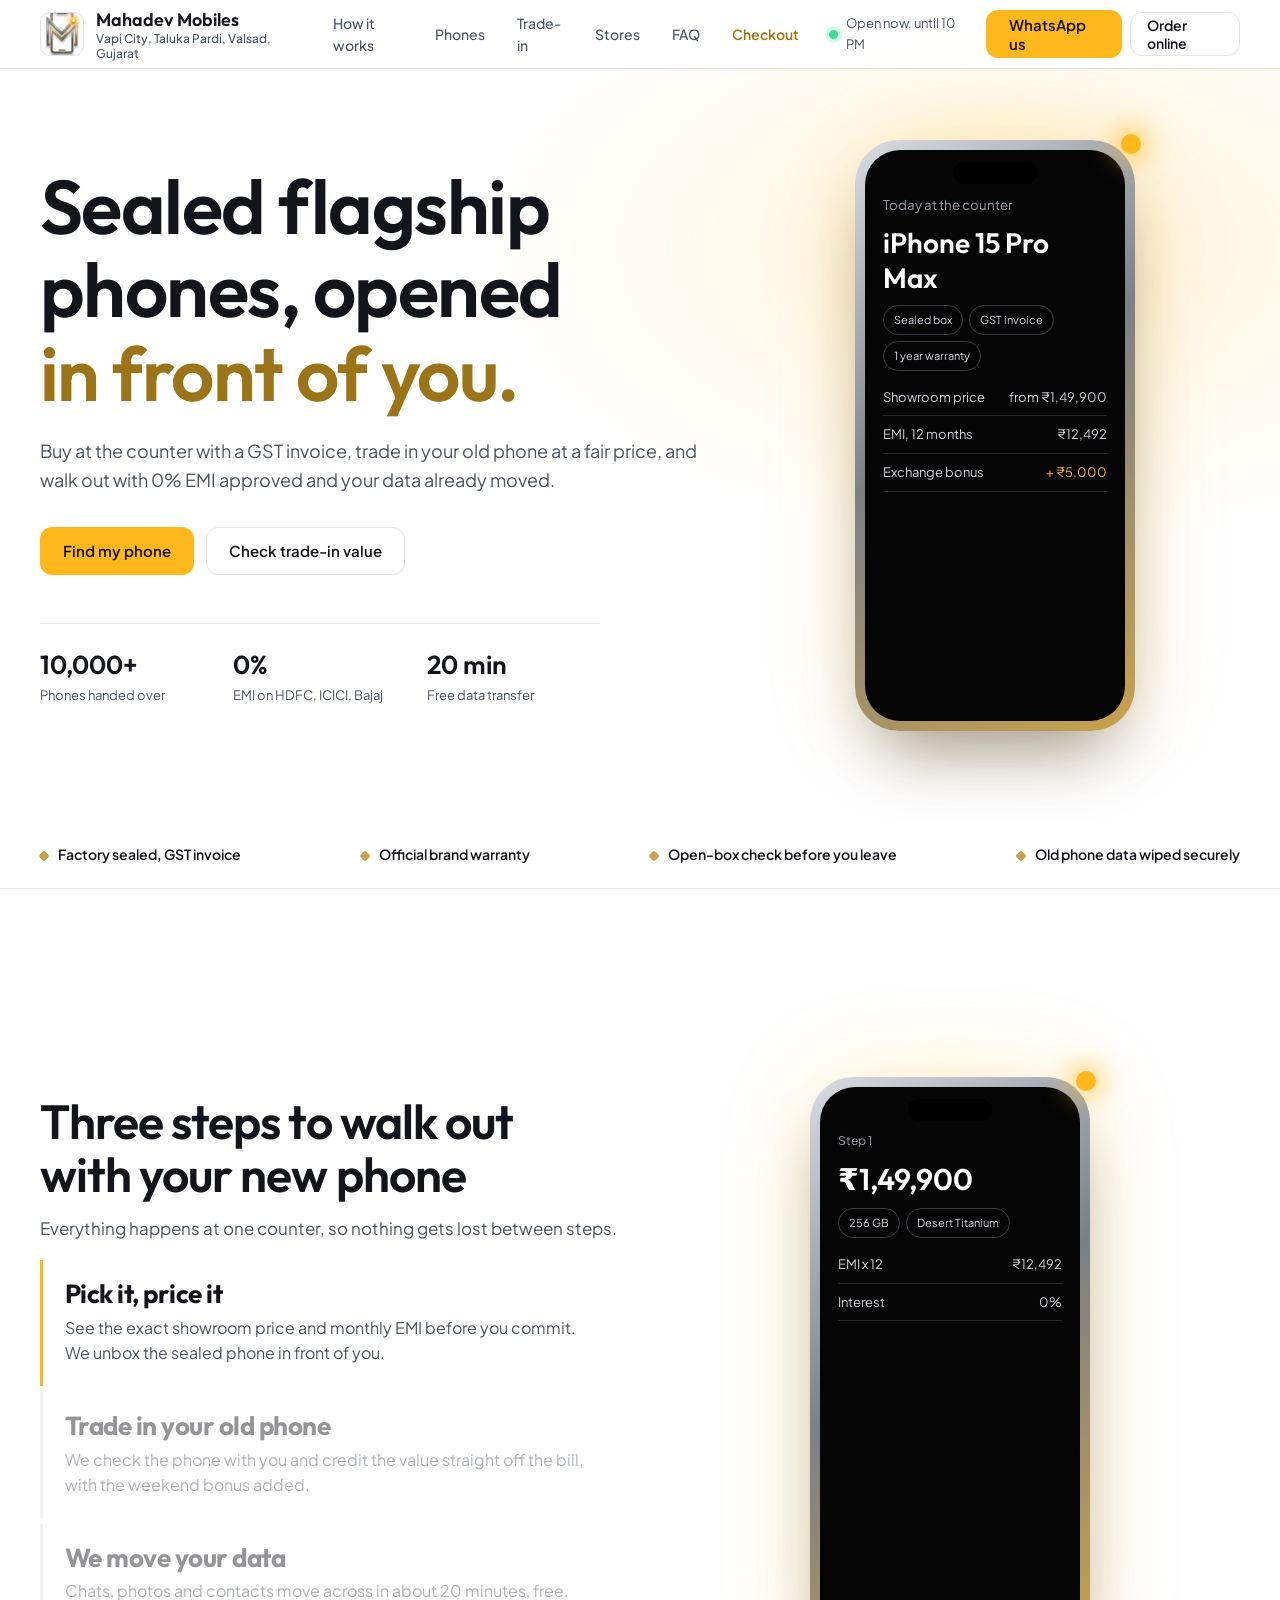
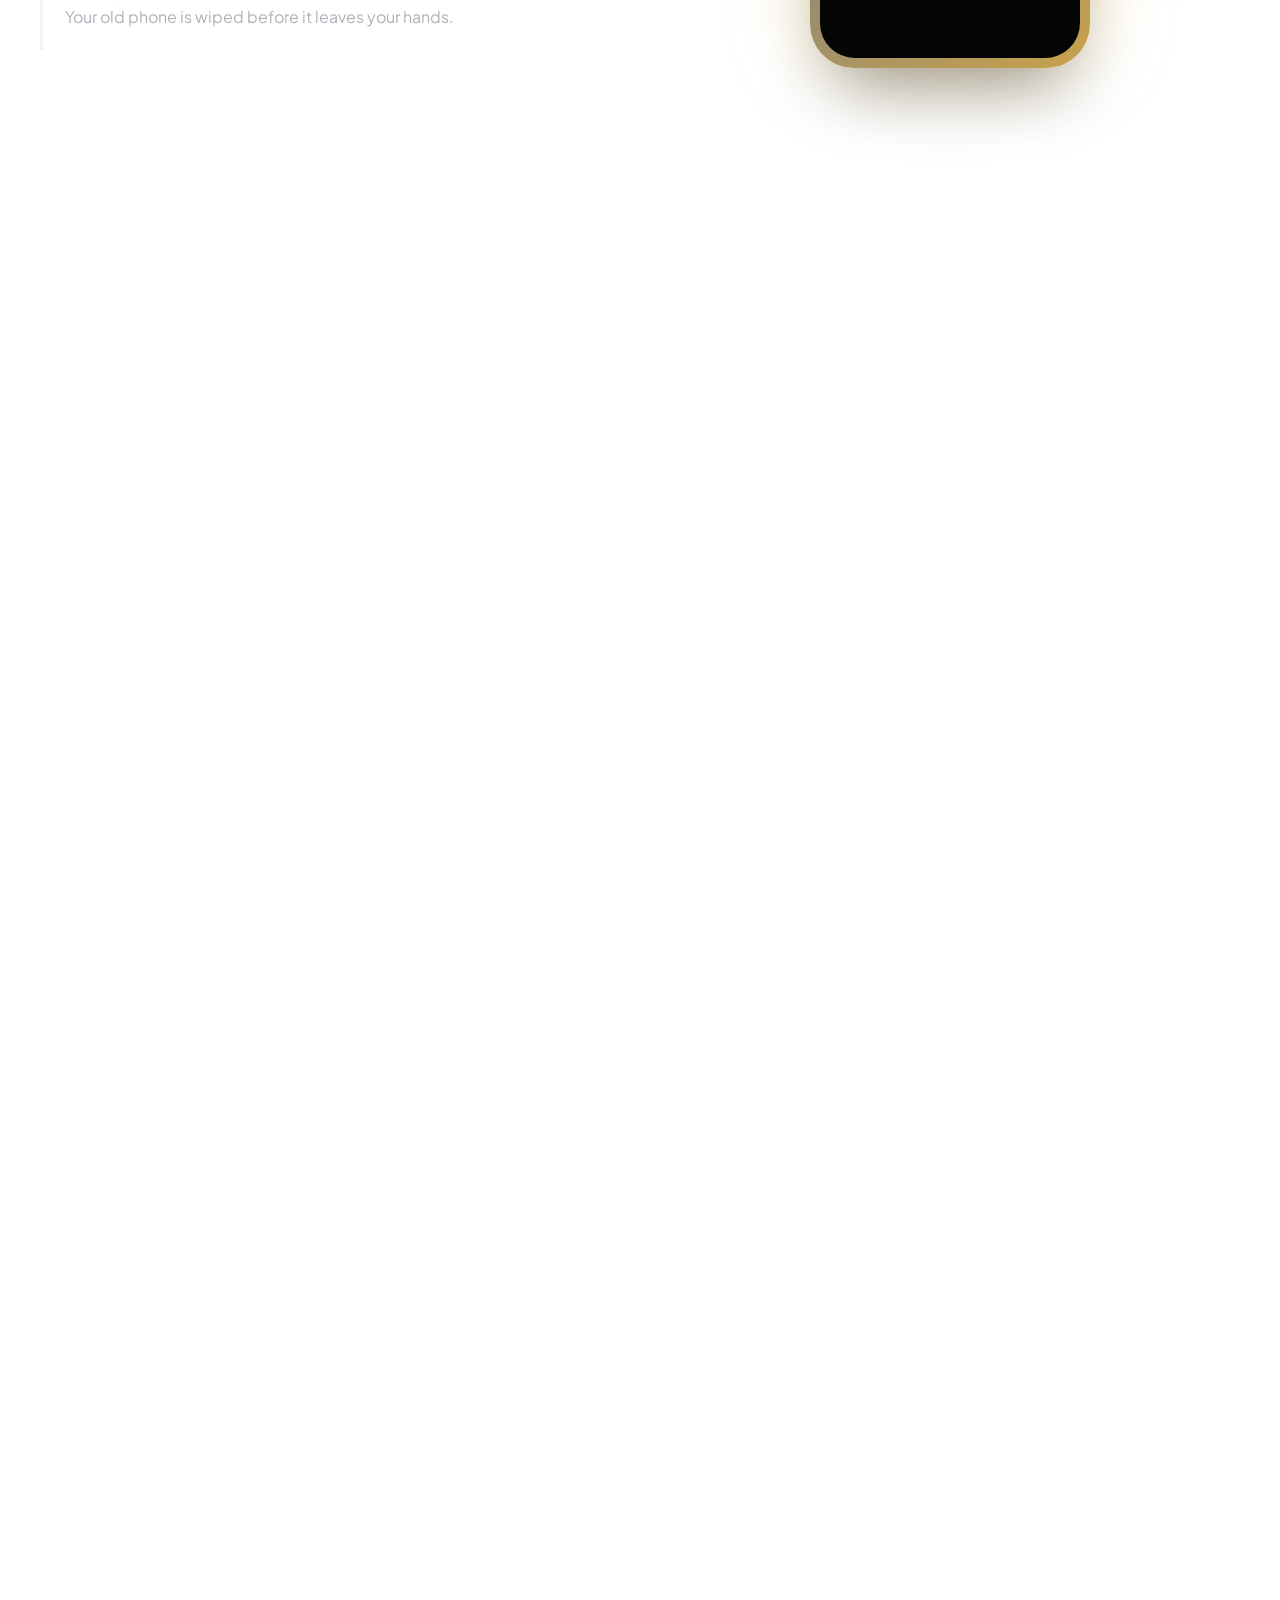
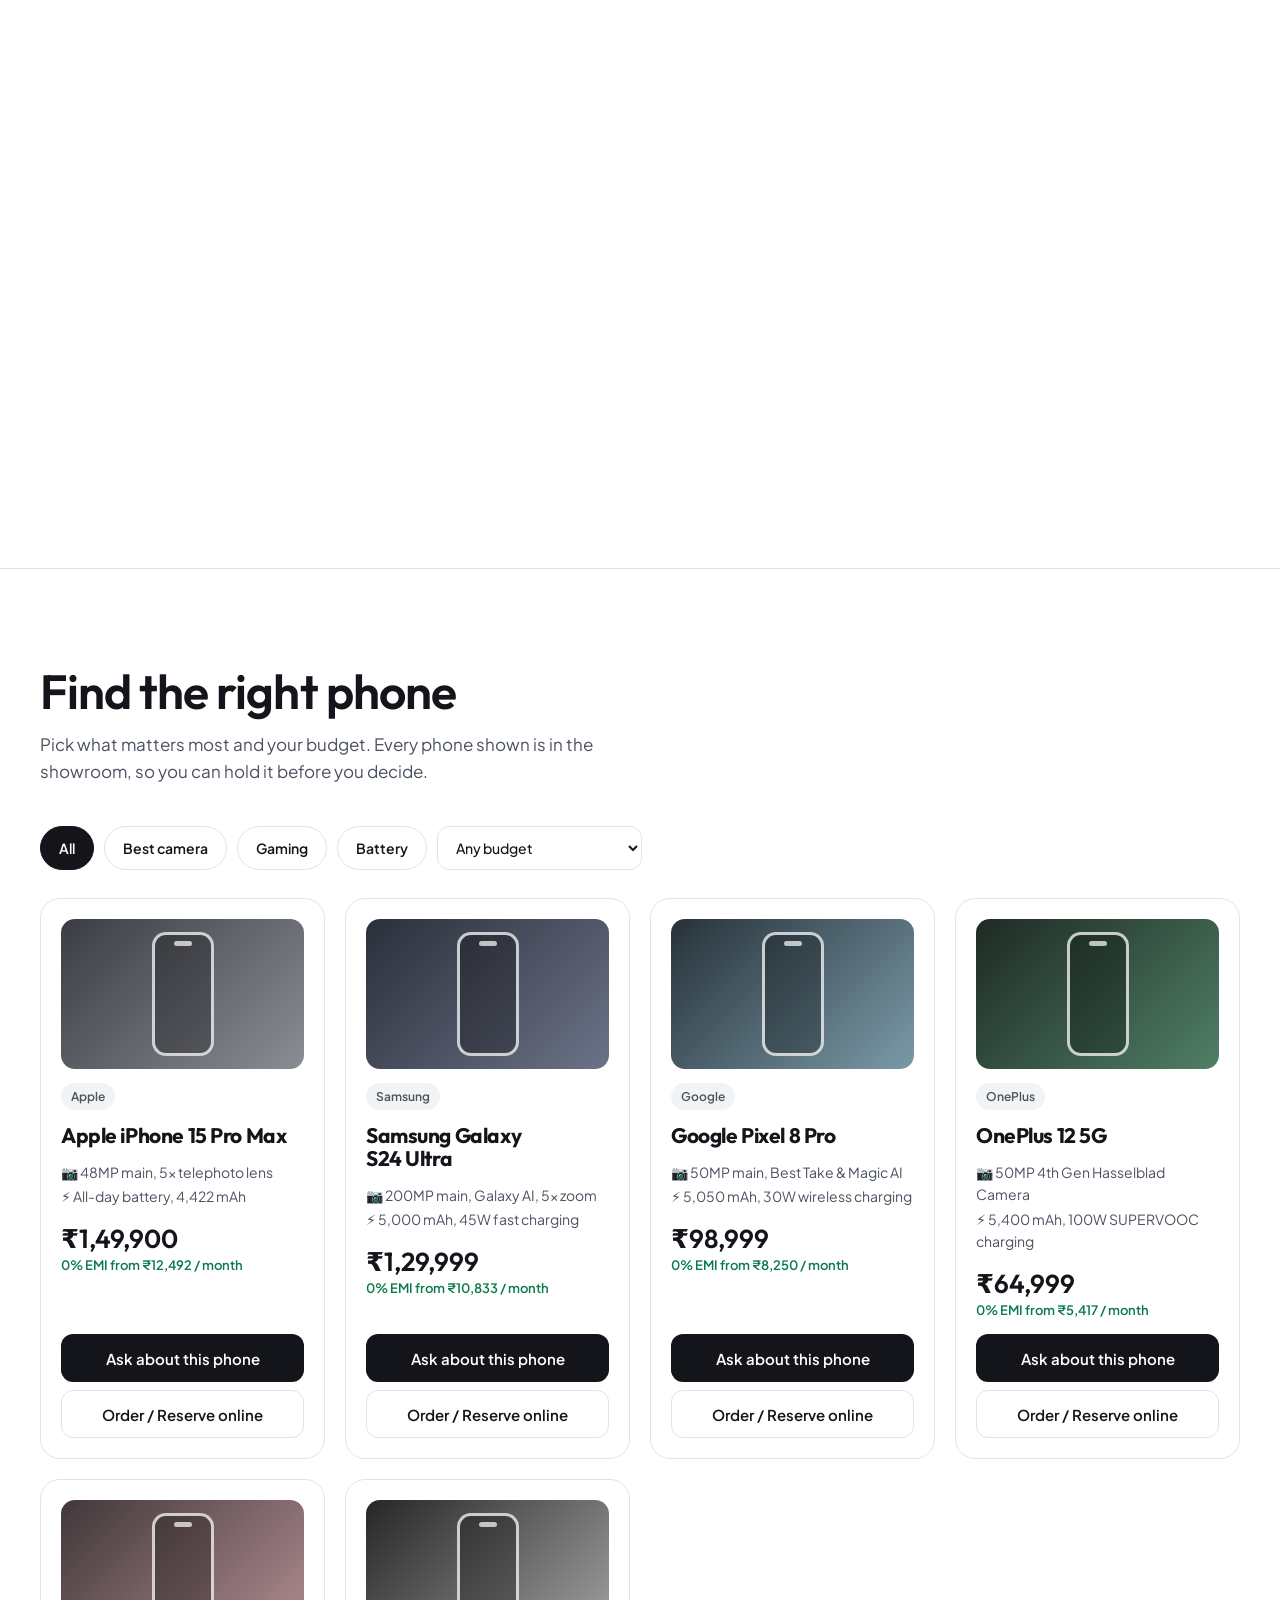
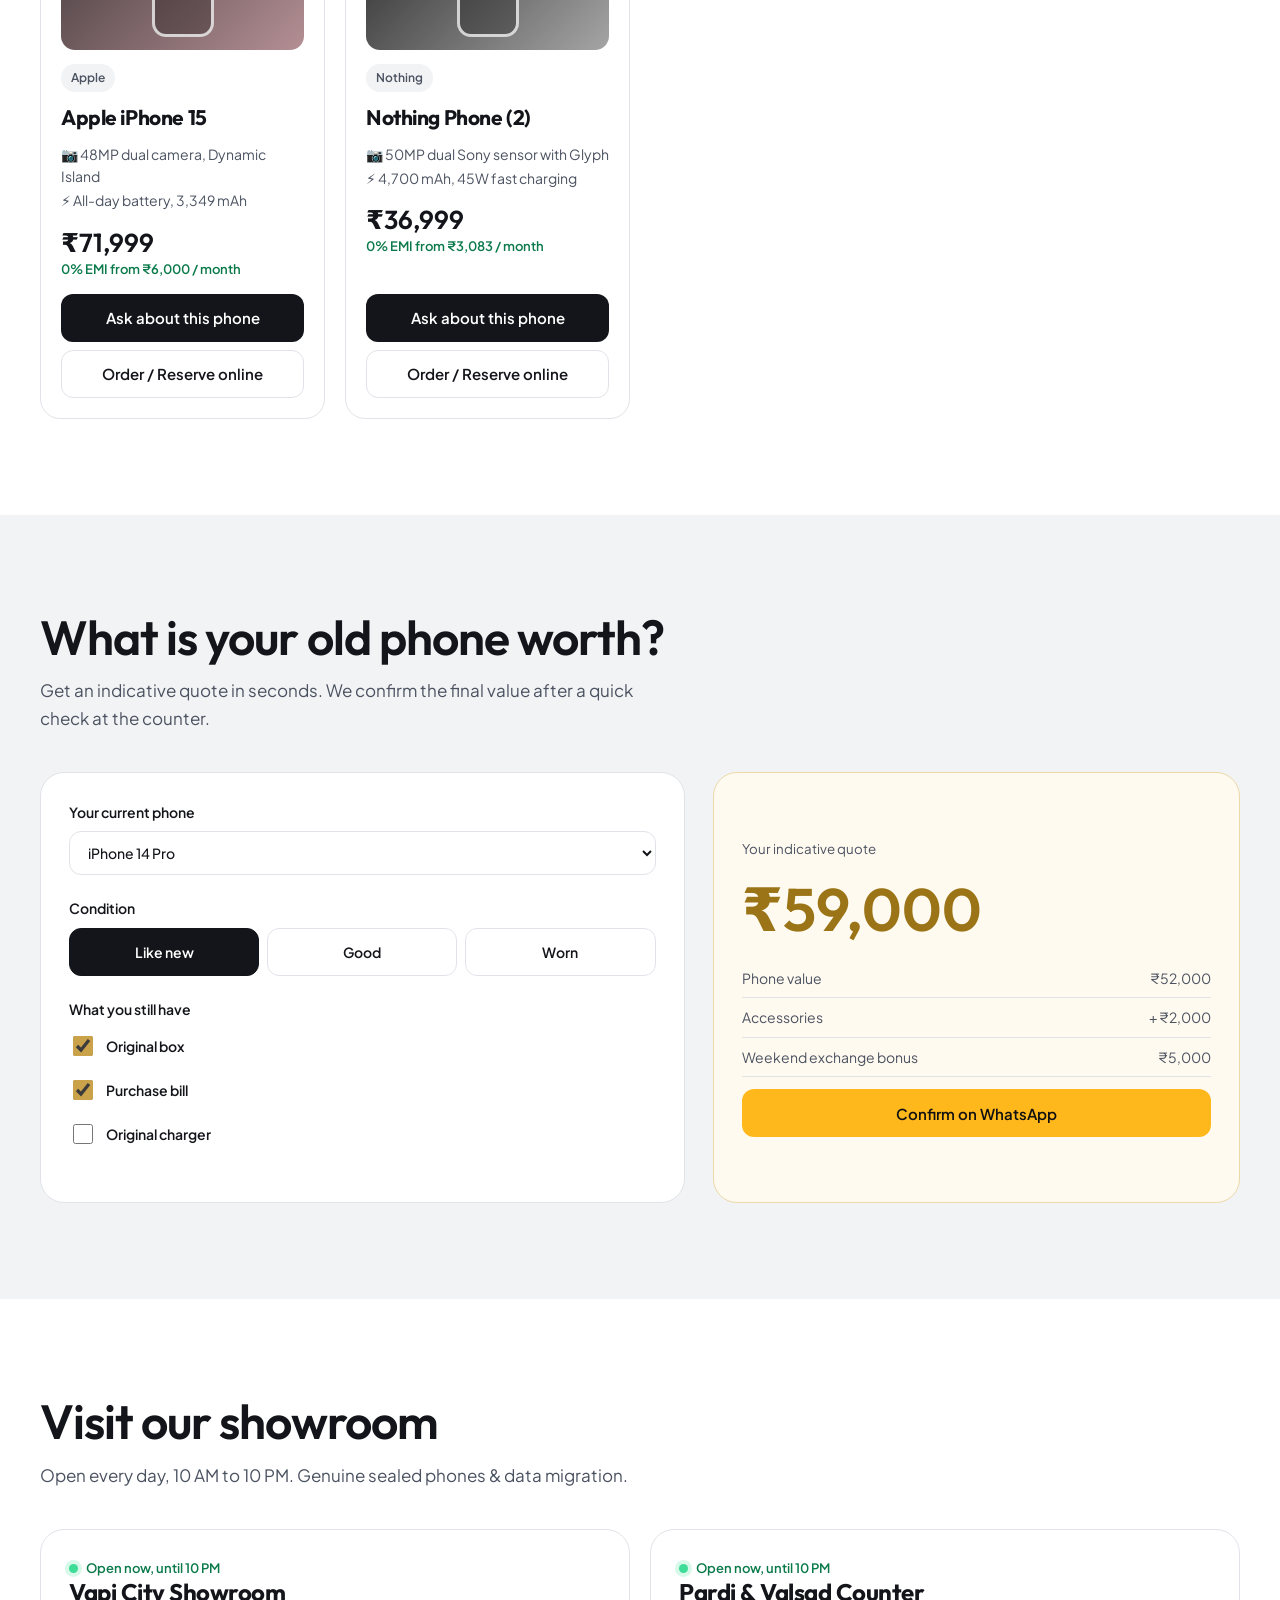
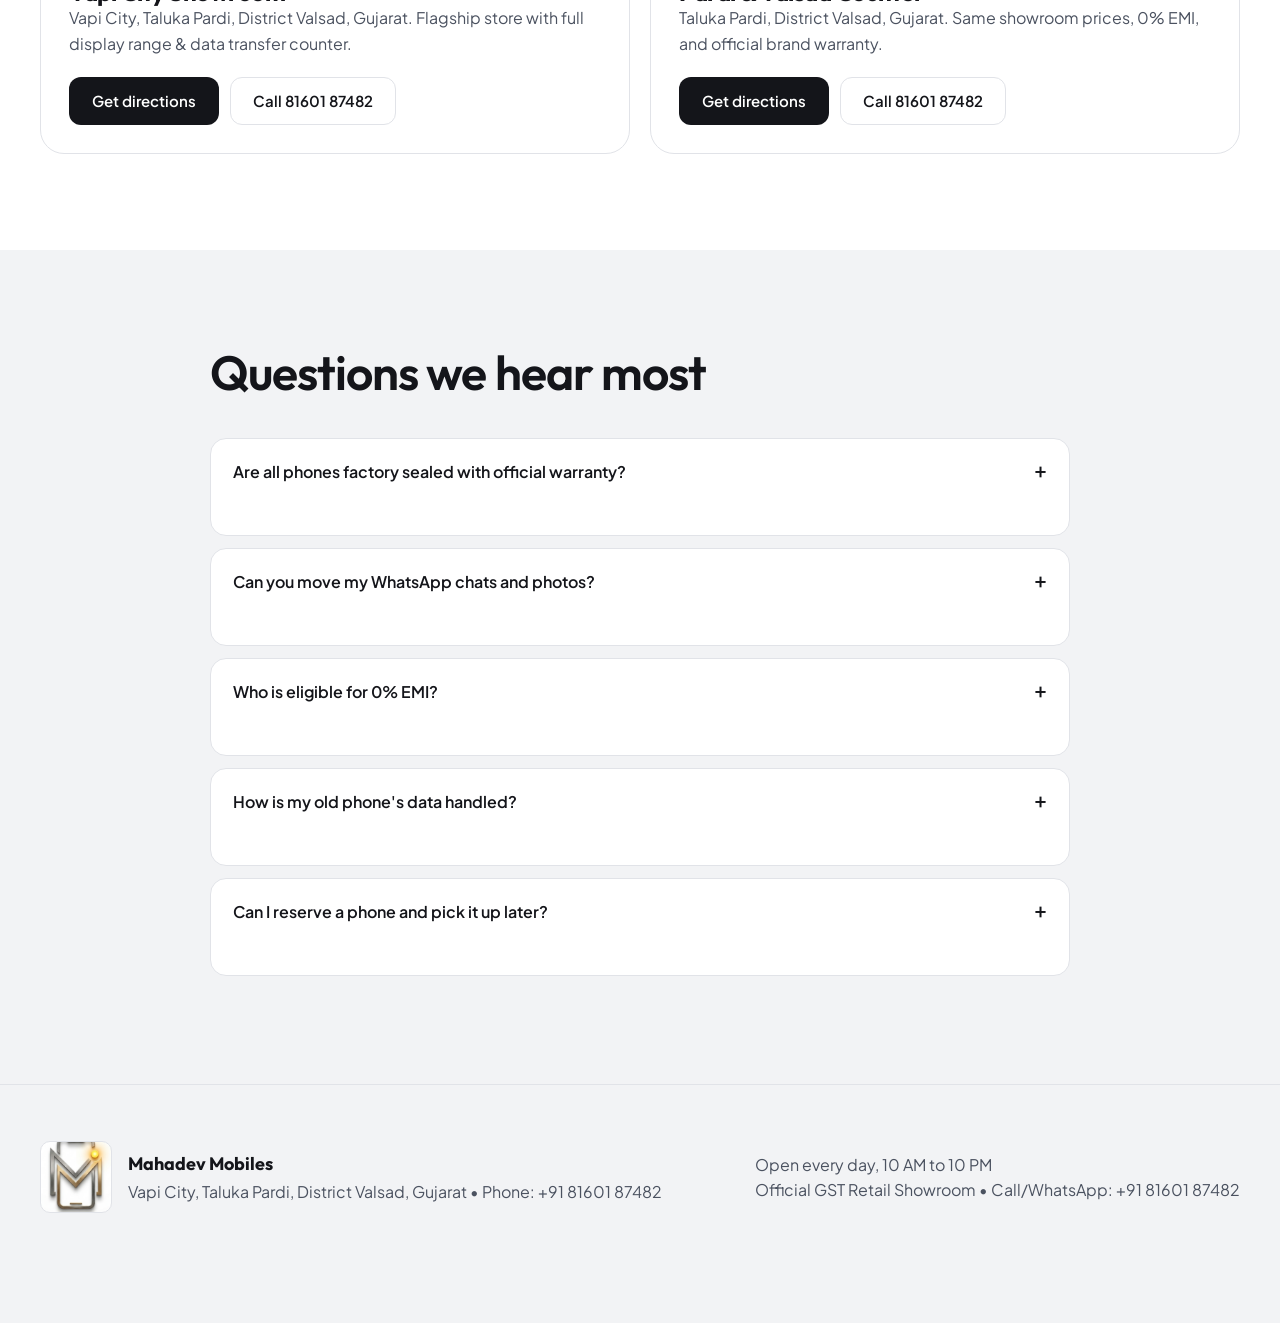
<file: index.html>
<!DOCTYPE html>
<html lang="en">
<head>
<meta charset="utf-8">
<meta name="viewport" content="width=device-width, initial-scale=1, viewport-fit=cover">
<title>Mahadev Mobiles | Flagship smartphone showroom, Vapi, Gujarat</title>
<meta name="description" content="Factory-sealed flagship phones, fair trade-in value, 0% EMI and free data transfer at Vapi City, Taluka Pardi, District Valsad, Gujarat. Call 8160187482.">
<link rel="preconnect" href="https://fonts.googleapis.com">
<link rel="preconnect" href="https://fonts.gstatic.com" crossorigin>
<link href="https://fonts.googleapis.com/css2?family=Outfit:wght@400;500;600;700&family=Plus+Jakarta+Sans:wght@400;500;600;700&display=swap" rel="stylesheet">
<link rel="icon" type="image/svg+xml" href="assets/logo.svg">
<link rel="stylesheet" href="css/styles.css">
</head>
<body>
<a class="skip" href="#main">Skip to content</a>
<div class="prog" aria-hidden="true"></div>

<header>
 <div class="wrap bar">
  <a class="brand" href="#top" aria-label="Mahadev Mobiles home">
    <span class="logo" role="img" aria-label="Mahadev Mobiles logo"></span>
    <span>Mahadev Mobiles<small>Vapi City, Taluka Pardi, Valsad, Gujarat</small></span>
  </a>
  <nav aria-label="Main">
    <a href="#how">How it works</a>
    <a href="#phones">Phones</a>
    <a href="#tradein">Trade-in</a>
    <a href="#stores">Stores</a>
    <a href="#faq">FAQ</a>
    <a href="checkout.html" class="nav-checkout">Checkout</a>
  </nav>
  <div class="status" id="status"><span class="dot"></span><span>Checking hours</span></div>
  <div style="display:flex;gap:8px;align-items:center">
    <a class="btn btn-gold" id="waTop" href="#" target="_blank" rel="noopener">WhatsApp us</a>
    <a class="btn btn-line" href="checkout.html" style="font-size:14px;padding:0 16px;height:44px;min-height:44px">Order online</a>
  </div>
 </div>
</header>

<main id="main">
<section class="hero" id="top" data-sec>
 <div class="wrap">
  <div>
   <h1>Sealed flagship phones, opened <em>in front of you.</em></h1>
   <p class="lead">Buy at the counter with a GST invoice, trade in your old phone at a fair price, and walk out with 0% EMI approved and your data already moved.</p>
   <div class="cta">
     <a class="btn btn-gold" href="#phones">Find my phone</a>
     <a class="btn btn-line" href="#tradein">Check trade-in value</a>
   </div>
   <div class="facts">
     <div><b data-count="10000" data-suffix="+">10,000+</b><span>Phones handed over</span></div>
     <div><b>0%</b><span>EMI on HDFC, ICICI, Bajaj</span></div>
     <div><b>20 min</b><span>Free data transfer</span></div>
   </div>
  </div>
  <div class="stage" aria-hidden="true">
    <div class="phone">
      <span class="pulse"></span>
      <div class="screen">
        <small style="color:#9aa0ab">Today at the counter</small>
        <strong style="font:600 28px var(--fd);color:#fff">iPhone 15 Pro Max</strong>
        <div class="chip-row"><i>Sealed box</i><i>GST invoice</i><i>1 year warranty</i></div>
        <div class="lines">
          <div><span>Showroom price</span><span>from ₹1,49,900</span></div>
          <div><span>EMI, 12 months</span><span>₹12,492</span></div>
          <div><span>Exchange bonus</span><span class="gold" style="color:var(--amber)">+ ₹5,000</span></div>
        </div>
      </div>
    </div>
  </div>
 </div>
</section>

<div class="trust">
  <div class="wrap">
    <span>Factory sealed, GST invoice</span>
    <span>Official brand warranty</span>
    <span>Open-box check before you leave</span>
    <span>Old phone data wiped securely</span>
  </div>
</div>

<section class="story" id="how" data-sec aria-label="How buying works">
 <div class="pin">
  <div>
   <div class="head">
     <h2>Three steps to walk out with your new phone</h2>
     <p>Everything happens at one counter, so nothing gets lost between steps.</p>
   </div>
   <div class="steps">
    <div class="step on">
      <h3>Pick it, price it</h3>
      <p>See the exact showroom price and monthly EMI before you commit. We unbox the sealed phone in front of you.</p>
    </div>
    <div class="step">
      <h3>Trade in your old phone</h3>
      <p>We check the phone with you and credit the value straight off the bill, with the weekend bonus added.</p>
    </div>
    <div class="step">
      <h3>We move your data</h3>
      <p>Chats, photos and contacts move across in about 20 minutes, free. Your old phone is wiped before it leaves your hands.</p>
    </div>
   </div>
  </div>
  <div class="stage" aria-hidden="true">
    <div class="phone">
      <span class="pulse"></span>
      <div class="screen">
        <div class="pane on">
          <small>Step 1</small>
          <strong>₹1,49,900</strong>
          <div class="chip-row"><i>256 GB</i><i>Desert Titanium</i></div>
          <div class="lines"><div><span>EMI x 12</span><span>₹12,492</span></div><div><span>Interest</span><span>0%</span></div></div>
        </div>
        <div class="pane">
          <small>Step 2</small>
          <strong class="gold">− ₹49,500</strong>
          <div class="chip-row"><i>iPhone 14 Pro</i><i>Good condition</i></div>
          <div class="lines"><div><span>Old phone value</span><span>₹44,500</span></div><div><span>Weekend bonus</span><span>₹5,000</span></div></div>
        </div>
        <div class="pane">
          <small>Step 3</small>
          <strong>Moving data</strong>
          <div class="meter"><span style="--w:100%"></span></div>
          <div class="lines"><div><span>Chats and photos</span><span>Done</span></div><div><span>Old phone wipe</span><span>Done</span></div><div><span>Time taken</span><span>20 min</span></div></div>
        </div>
      </div>
    </div>
  </div>
 </div>
</section>

<section id="phones" data-sec>
 <div id="inspector" style="position:relative;top:-90px;height:0;pointer-events:none"></div>
 <div id="finder" style="position:relative;top:-90px;height:0;pointer-events:none"></div>
 <div id="showcase" style="position:relative;top:-90px;height:0;pointer-events:none"></div>
 <div class="wrap">
  <div class="head">
    <h2>Find the right phone</h2>
    <p>Pick what matters most and your budget. Every phone shown is in the showroom, so you can hold it before you decide.</p>
  </div>
  <div class="filters" role="group" aria-label="Priority">
   <button class="pill" aria-pressed="true" data-p="all">All</button>
   <button class="pill" aria-pressed="false" data-p="camera">Best camera</button>
   <button class="pill" aria-pressed="false" data-p="gaming">Gaming</button>
   <button class="pill" aria-pressed="false" data-p="battery">Battery</button>
   <select id="budget" aria-label="Budget">
     <option value="0">Any budget</option>
     <option value="50000">Under ₹50,000</option>
     <option value="100000">₹50,000 to ₹1,00,000</option>
     <option value="999999">₹1,00,000 and above</option>
   </select>
  </div>
  <div class="grid" id="grid" aria-live="polite"></div>
 </div>
</section>

<section class="alt" id="tradein" data-sec>
 <div class="wrap">
  <div class="head">
    <h2>What is your old phone worth?</h2>
    <p>Get an indicative quote in seconds. We confirm the final value after a quick check at the counter.</p>
  </div>
  <div class="trade">
   <div class="panel">
    <div class="f">
      <label for="tm">Your current phone</label>
      <select id="tm"></select>
    </div>
    <div class="f">
      <span id="cl">Condition</span>
      <div class="seg" role="radiogroup" aria-labelledby="cl">
        <label><input type="radio" name="c" value="1" checked><span>Like new</span></label>
        <label><input type="radio" name="c" value=".85"><span>Good</span></label>
        <label><input type="radio" name="c" value=".68"><span>Worn</span></label>
      </div>
    </div>
    <div class="f">
      <span>What you still have</span>
      <label class="chk"><input type="checkbox" id="a1" value="1000" checked>Original box</label>
      <label class="chk"><input type="checkbox" id="a2" value="1000" checked>Purchase bill</label>
      <label class="chk"><input type="checkbox" id="a3" value="500">Original charger</label>
    </div>
   </div>
   <div class="panel quote" aria-live="polite">
    <small>Your indicative quote</small>
    <div class="big" id="total">₹0</div>
    <div>
      <div class="row"><span>Phone value</span><span id="q1"></span></div>
      <div class="row"><span>Accessories</span><span id="q2"></span></div>
      <div class="row"><span>Weekend exchange bonus</span><span>₹5,000</span></div>
    </div>
    <a class="btn btn-gold" id="waTrade" href="#" target="_blank" rel="noopener">Confirm on WhatsApp</a>
   </div>
  </div>
 </div>
</section>

<section id="stores" data-sec>
 <div class="wrap">
  <div class="head">
    <h2>Visit our showroom</h2>
    <p>Open every day, 10 AM to 10 PM. Genuine sealed phones &amp; data migration.</p>
  </div>
  <div class="stores">
   <div class="panel store">
     <div class="live" data-live><span class="dot"></span><span></span></div>
     <h3>Vapi City Showroom</h3>
     <p>Vapi City, Taluka Pardi, District Valsad, Gujarat. Flagship store with full display range &amp; data transfer counter.</p>
     <div style="margin-top:14px">
       <a class="btn btn-ink" target="_blank" rel="noopener" href="https://www.google.com/maps/search/?api=1&query=Mahadev+Mobiles+Vapi+City+Pardi+Valsad+Gujarat">Get directions</a>
       <a class="btn btn-out" href="tel:+918160187482">Call 81601 87482</a>
     </div>
   </div>
   <div class="panel store">
     <div class="live" data-live><span class="dot"></span><span></span></div>
     <h3>Pardi &amp; Valsad Counter</h3>
     <p>Taluka Pardi, District Valsad, Gujarat. Same showroom prices, 0% EMI, and official brand warranty.</p>
     <div style="margin-top:14px">
       <a class="btn btn-ink" target="_blank" rel="noopener" href="https://www.google.com/maps/search/?api=1&query=Mahadev+Mobiles+Pardi+Valsad+Gujarat">Get directions</a>
       <a class="btn btn-out" href="tel:+918160187482">Call 81601 87482</a>
     </div>
   </div>
  </div>
 </div>
</section>

<section class="alt" id="faq" data-sec>
 <div class="wrap" style="max-width:860px">
  <div class="head"><h2>Questions we hear most</h2></div>
  <details><summary>Are all phones factory sealed with official warranty?</summary><p>Yes. Every phone is sealed, comes with a GST invoice and carries the brand's one-year warranty. We open the box with you at the counter.</p></details>
  <details><summary>Can you move my WhatsApp chats and photos?</summary><p>Yes, free, in about 20 minutes while you wait. Bring your old phone and its passcode.</p></details>
  <details><summary>Who is eligible for 0% EMI?</summary><p>Eligible HDFC Bank, ICICI Bank and Bajaj Finserv customers. Approval usually takes under 5 minutes at the counter with your ID.</p></details>
  <details><summary>How is my old phone's data handled?</summary><p>We wipe it in front of you before it leaves your hands, and you get confirmation.</p></details>
  <details><summary>Can I reserve a phone and pick it up later?</summary><p>Yes. Message us on WhatsApp with the model and finish, and we will hold it at your nearest store.</p></details>
 </div>
</section>
</main>

<footer>
 <div class="wrap">
  <div style="display:flex;gap:16px;align-items:center">
    <span class="logo" role="img" aria-label="Mahadev Mobiles"></span>
    <div>
      <b style="color:var(--tx);font-family:var(--fd);font-size:18px">Mahadev Mobiles</b><br>
      Vapi City, Taluka Pardi, District Valsad, Gujarat • Phone: +91 81601 87482
    </div>
  </div>
  <div>
    Open every day, 10 AM to 10 PM<br>
    Official GST Retail Showroom • Call/WhatsApp: +91 81601 87482
  </div>
 </div>
</footer>

<div class="mbar">
  <a class="btn btn-gold" id="waBar" href="#" target="_blank" rel="noopener">WhatsApp</a>
  <a class="btn btn-line" href="tel:+918160187482">Call 81601 87482</a>
</div>

<script src="js/main.js" defer></script>
</body>
</html>
</file>
<file: css/styles.css>
:root {
  --ink: #0a0a0b;
  --coal: #16171a;
  --silver: #c9ccd1;
  --gold: #c9a24a;
  --amber: #ffb81c;
  --bg: #fff;
  --bg2: #f2f3f5;
  --card: #fff;
  --tx: #14151a;
  --tx2: #4b5260;
  --line: #e1e3e8;
  --ok: #0b7a4b;
  --fd: 'Outfit', system-ui, -apple-system, sans-serif;
  --fb: 'Plus Jakarta Sans', system-ui, -apple-system, sans-serif;
  --logo: url(../assets/logo-white.jpg);
  box-sizing: border-box;
  padding-top: env(safe-area-inset-top, 0px);
  padding-bottom: env(safe-area-inset-bottom, 0px);
}

*, *::before, *::after {
  box-sizing: inherit;
}

html {
  scroll-behavior: smooth;
  scroll-padding-top: 84px;
}

body {
  margin: 0;
  background: var(--bg);
  color: var(--tx);
  font: 400 16px/1.6 var(--fb);
  -webkit-font-smoothing: antialiased;
  -moz-osx-font-smoothing: grayscale;
  overflow-x: hidden;
}

h1, h2, h3 {
  font-family: var(--fd);
  letter-spacing: -0.02em;
  line-height: 1.1;
  margin: 0;
  text-wrap: balance;
}

p {
  margin: 0;
}

a {
  color: inherit;
}

img {
  max-width: 100%;
}

:focus-visible {
  outline: 3px solid var(--amber);
  outline-offset: 3px;
  border-radius: 6px;
}

.wrap {
  width: min(1200px, 100% - 40px);
  margin-inline: auto;
}

.skip {
  position: absolute;
  left: -999px;
  top: 8px;
  background: var(--amber);
  color: #000;
  padding: 10px 14px;
  border-radius: 8px;
  z-index: 100;
}

.skip:focus {
  left: 12px;
}

.btn {
  display: inline-flex;
  align-items: center;
  justify-content: center;
  gap: 8px;
  min-height: 48px;
  padding: 0 22px;
  border-radius: 12px;
  border: 1px solid transparent;
  font: 600 15px var(--fb);
  text-decoration: none;
  cursor: pointer;
  transition: transform 0.2s, background 0.2s, box-shadow 0.2s, border-color 0.2s;
}

.btn:active {
  transform: scale(0.97);
}

.btn-gold {
  background: var(--amber);
  color: #111;
}

.btn-gold:hover {
  background: #ffc94d;
  box-shadow: 0 8px 24px -8px rgba(255, 184, 28, 0.6);
}

.btn-line {
  border-color: var(--line);
  color: var(--tx);
  background: var(--card);
}

.btn-line:hover {
  border-color: var(--gold);
}

.btn-ink {
  background: var(--tx);
  color: var(--bg);
}

.btn-ink:hover {
  background: #27282e;
}

.btn-out {
  border-color: var(--line);
  background: var(--card);
  color: var(--tx);
}

.btn-out:hover {
  border-color: var(--gold);
}

/* Header */
header {
  position: fixed;
  inset: 0 0 auto;
  z-index: 50;
  padding-top: env(safe-area-inset-top, 0px);
  background: rgba(255, 255, 255, 0.92);
  backdrop-filter: blur(14px);
  -webkit-backdrop-filter: blur(14px);
  border-bottom: 1px solid var(--line);
  color: var(--tx);
}

.bar {
  display: flex;
  align-items: center;
  justify-content: space-between;
  gap: 16px;
  height: 68px;
}

.brand {
  display: flex;
  align-items: center;
  gap: 12px;
  text-decoration: none;
  font: 600 18px var(--fd);
}

.logo {
  width: 44px;
  height: 44px;
  border-radius: 10px;
  background: var(--logo) center 38% / 260% no-repeat #fff;
  border: 1px solid var(--line);
  flex-shrink: 0;
}

.brand small {
  display: block;
  font: 500 12px var(--fb);
  color: var(--tx2);
}

nav {
  display: flex;
  gap: 4px;
  align-items: center;
}

nav a {
  padding: 10px 14px;
  border-radius: 10px;
  text-decoration: none;
  font-weight: 500;
  font-size: 14px;
  color: var(--tx2);
  transition: color 0.2s, background-color 0.2s;
}

nav a:hover,
nav a[data-on="true"] {
  color: var(--tx);
  box-shadow: inset 0 -2px var(--amber);
}

nav a.nav-checkout {
  color: #9a7416;
  font-weight: 600;
}

.status {
  font-size: 13px;
  color: var(--tx2);
  display: flex;
  align-items: center;
  gap: 8px;
}

.dot {
  width: 9px;
  height: 9px;
  border-radius: 50%;
  background: #777;
  flex-shrink: 0;
}

.open .dot {
  background: #3ddc97;
  box-shadow: 0 0 0 4px rgba(61, 220, 151, 0.2);
}

.prog {
  position: fixed;
  inset: 0 0 auto;
  height: 3px;
  background: linear-gradient(90deg, var(--gold), var(--amber));
  transform: scaleX(0);
  transform-origin: 0 50%;
  z-index: 60;
  transition: transform 0.08s linear;
}

@media (max-width: 900px) {
  nav, .status {
    display: none;
  }
}

/* Hero Section */
.hero {
  background: radial-gradient(900px 500px at 80% 30%, rgba(255, 184, 28, 0.18), transparent 60%), var(--bg);
  color: var(--tx);
  padding: 140px 0 90px;
  overflow: hidden;
}

.hero .wrap {
  display: grid;
  grid-template-columns: 1.15fr 0.85fr;
  gap: 48px;
  align-items: center;
}

.hero h1 {
  font-size: clamp(40px, 6vw, 76px);
  font-weight: 600;
}

.hero h1 em {
  font-style: normal;
  color: #9a7416;
}

.hero p.lead {
  margin: 22px 0 32px;
  max-width: 52ch;
  color: var(--tx2);
  font-size: 18px;
}

.cta {
  display: flex;
  flex-wrap: wrap;
  gap: 12px;
}

.facts {
  display: grid;
  grid-template-columns: repeat(3, 1fr);
  gap: 20px;
  margin-top: 48px;
  padding-top: 24px;
  border-top: 1px solid var(--line);
  max-width: 560px;
}

.facts b {
  display: block;
  font: 600 26px var(--fd);
}

.facts span {
  font-size: 13px;
  color: var(--tx2);
}

.stage {
  display: flex;
  justify-content: center;
}

.phone {
  position: relative;
  width: min(280px, 70vw);
  aspect-ratio: 9 / 19;
  border-radius: 44px;
  padding: 10px;
  background: linear-gradient(145deg, #d9dce1, #7b7f87 45%, #c9a24a);
  box-shadow: 0 40px 70px -24px rgba(0, 0, 0, 0.4), 0 0 100px -20px rgba(255, 184, 28, 0.4);
}

.screen {
  position: relative;
  height: 100%;
  border-radius: 35px;
  background: #050506;
  overflow: hidden;
  padding: 44px 18px 18px;
  display: flex;
  flex-direction: column;
  gap: 10px;
}

.screen::before {
  content: "";
  position: absolute;
  top: 12px;
  left: 50%;
  width: 84px;
  height: 22px;
  border-radius: 12px;
  background: #000;
  transform: translateX(-50%);
  z-index: 2;
}

.pulse {
  position: absolute;
  top: -6px;
  right: -6px;
  width: 20px;
  height: 20px;
  border-radius: 50%;
  background: var(--amber);
  box-shadow: 0 0 24px 8px rgba(255, 184, 28, 0.55);
  animation: pulse 2.4s ease-in-out infinite;
  z-index: 3;
}

@keyframes pulse {
  50% {
    box-shadow: 0 0 36px 14px rgba(255, 184, 28, 0.3);
    transform: scale(0.9);
  }
}

.pane {
  position: absolute;
  inset: 44px 18px 18px;
  display: flex;
  flex-direction: column;
  gap: 10px;
  opacity: 0;
  translate: 0 14px;
  transition: opacity 0.45s ease, translate 0.45s ease;
  pointer-events: none;
}

.pane.on {
  opacity: 1;
  translate: 0 0;
  pointer-events: auto;
}

.pane small {
  color: #9aa0ab;
  font-size: 12px;
}

.pane strong {
  font: 600 30px var(--fd);
  color: #fff;
}

.pane .gold {
  color: var(--amber);
}

.chip-row {
  display: flex;
  gap: 6px;
  flex-wrap: wrap;
}

.chip-row i {
  font-style: normal;
  font-size: 11px;
  padding: 5px 10px;
  border-radius: 99px;
  border: 1px solid #3a3c42;
  color: #d5d8de;
}

.meter {
  height: 8px;
  border-radius: 9px;
  background: #26272b;
  overflow: hidden;
}

.meter span {
  display: block;
  height: 100%;
  width: var(--w, 0%);
  background: linear-gradient(90deg, var(--gold), var(--amber));
  transition: width 0.8s ease;
}

.lines {
  display: grid;
  gap: 8px;
  margin-top: 6px;
}

.lines div {
  display: flex;
  justify-content: space-between;
  font-size: 13px;
  color: #cfd2d8;
  border-bottom: 1px solid #26272b;
  padding-bottom: 8px;
}

/* Sections */
section {
  padding: 96px 0;
}

.alt {
  background: var(--bg2);
}

.head {
  max-width: 640px;
  margin-bottom: 40px;
}

.head h2 {
  font-size: clamp(30px, 4vw, 48px);
  font-weight: 600;
}

.head p {
  margin-top: 14px;
  color: var(--tx2);
  font-size: 17px;
}

.trust {
  padding: 22px 0;
  border-bottom: 1px solid var(--line);
}

.trust .wrap {
  display: flex;
  flex-wrap: wrap;
  justify-content: space-between;
  gap: 12px 28px;
  font-size: 14px;
  font-weight: 600;
}

.trust span::before {
  content: "";
  display: inline-block;
  width: 8px;
  height: 8px;
  margin-right: 10px;
  border-radius: 2px;
  background: var(--gold);
  rotate: 45deg;
}

/* Pinned Story */
.story {
  height: 320vh;
  padding: 0;
  background: var(--bg);
  color: var(--tx);
  position: relative;
  border-bottom: 1px solid var(--line);
}

.pin {
  position: sticky;
  top: 0;
  height: 100svh;
  display: grid;
  grid-template-columns: 1fr 1fr;
  gap: 40px;
  align-items: center;
  width: min(1200px, 100% - 40px);
  margin-inline: auto;
  padding-top: 68px;
}

.steps {
  display: grid;
  gap: 6px;
}

.step {
  padding: 20px 22px;
  border-left: 3px solid var(--line);
  opacity: 0.45;
  transition: opacity 0.4s ease, border-color 0.4s ease;
  cursor: pointer;
}

.step.on {
  opacity: 1;
  border-color: var(--amber);
}

.step h3 {
  font-size: 26px;
  margin-bottom: 6px;
}

.step p {
  color: var(--tx2);
  max-width: 44ch;
}

.story .head {
  margin-bottom: 18px;
}

.story .head p {
  color: var(--tx2);
}

@media (max-width: 860px) {
  .hero .wrap, .pin {
    grid-template-columns: 1fr;
  }
  .hero {
    padding-top: 110px;
  }
  .pin {
    gap: 12px;
    align-content: center;
  }
  .pin .stage {
    order: -1;
  }
  .pin .phone {
    width: 150px;
  }
  .pin .screen {
    padding: 30px 10px 10px;
  }
  .pane {
    inset: 30px 10px 10px;
  }
  .pane strong {
    font-size: 18px;
  }
  .pane small {
    font-size: 9px;
  }
  .chip-row i {
    font-size: 8px;
    padding: 3px 6px;
  }
  .lines div {
    font-size: 10px;
  }
  .step {
    padding: 8px 14px;
  }
  .step h3 {
    font-size: 19px;
  }
  .step:not(.on) p {
    display: none;
  }
  .story .head {
    display: none;
  }
}

/* Phone Finder */
.filters {
  display: flex;
  flex-wrap: wrap;
  gap: 10px;
  margin-bottom: 28px;
  align-items: center;
}

.pill {
  min-height: 44px;
  padding: 0 18px;
  border-radius: 99px;
  border: 1px solid var(--line);
  background: var(--card);
  color: var(--tx);
  font: 600 14px var(--fb);
  cursor: pointer;
  transition: all 0.2s;
}

.pill[aria-pressed="true"] {
  background: var(--tx);
  color: var(--bg);
  border-color: var(--tx);
}

select, .f select {
  min-height: 44px;
  padding: 0 14px;
  border-radius: 12px;
  border: 1px solid var(--line);
  background: var(--card);
  color: var(--tx);
  font: 500 14px var(--fb);
}

.grid {
  display: grid;
  grid-template-columns: repeat(auto-fill, minmax(270px, 1fr));
  gap: 20px;
}

.card {
  background: var(--card);
  border: 1px solid var(--line);
  border-radius: 20px;
  padding: 20px;
  display: flex;
  flex-direction: column;
  gap: 14px;
  transition: border-color 0.25s, box-shadow 0.25s, transform 0.25s;
}

.card:hover {
  border-color: var(--gold);
  box-shadow: 0 18px 36px -18px rgba(0, 0, 0, 0.35);
  transform: translateY(-3px);
}

.art {
  height: 150px;
  border-radius: 14px;
  display: grid;
  place-items: center;
  background: linear-gradient(135deg, var(--c1), var(--c2));
}

.art i {
  width: 62px;
  height: 124px;
  border-radius: 14px;
  border: 3px solid rgba(255, 255, 255, 0.75);
  background: rgba(0, 0, 0, 0.28);
  position: relative;
}

.art i::after {
  content: "";
  position: absolute;
  top: 6px;
  left: 50%;
  width: 18px;
  height: 5px;
  border-radius: 4px;
  background: rgba(255, 255, 255, 0.7);
  translate: -50%;
}

.card h3 {
  font-size: 21px;
}

.card .sp {
  font-size: 14px;
  color: var(--tx2);
  display: grid;
  gap: 2px;
}

.price {
  font: 600 26px var(--fd);
}

.emi {
  font-size: 13px;
  color: var(--ok);
  font-weight: 600;
}

.tag {
  align-self: flex-start;
  font-size: 12px;
  font-weight: 600;
  padding: 4px 10px;
  border-radius: 99px;
  background: var(--bg2);
  color: var(--tx2);
}

.empty {
  grid-column: 1 / -1;
  padding: 40px;
  text-align: center;
  color: var(--tx2);
  border: 1px dashed var(--line);
  border-radius: 16px;
}

.card-actions {
  display: flex;
  flex-direction: column;
  gap: 8px;
  margin-top: auto;
}

/* Trade-In Calculator */
.trade {
  display: grid;
  grid-template-columns: 1.1fr 0.9fr;
  gap: 28px;
}

.panel {
  background: var(--card);
  border: 1px solid var(--line);
  border-radius: 24px;
  padding: 28px;
}

.f {
  display: grid;
  gap: 8px;
  margin-bottom: 22px;
}

.f > label, .f > span {
  font-weight: 600;
  font-size: 14px;
}

.f select {
  width: 100%;
}

.seg {
  display: grid;
  grid-template-columns: repeat(3, 1fr);
  gap: 8px;
}

.seg label {
  position: relative;
}

.seg input {
  position: absolute;
  opacity: 0;
}

.seg span {
  display: block;
  text-align: center;
  padding: 12px 6px;
  border: 1px solid var(--line);
  border-radius: 12px;
  font-weight: 600;
  font-size: 14px;
  cursor: pointer;
  transition: all 0.2s;
}

.seg input:checked + span {
  background: var(--tx);
  color: var(--bg);
  border-color: var(--tx);
}

.seg input:focus-visible + span {
  outline: 3px solid var(--amber);
}

.chk {
  display: flex;
  gap: 10px;
  align-items: center;
  font-size: 15px;
  min-height: 36px;
  cursor: pointer;
}

.chk input {
  width: 20px;
  height: 20px;
  accent-color: #c9a24a;
}

.quote {
  background: #fffaf0;
  color: var(--tx);
  border-color: #ecd9a8;
  display: flex;
  flex-direction: column;
  gap: 12px;
  justify-content: center;
}

.quote .big {
  font: 600 clamp(40px, 5vw, 60px) var(--fd);
  color: #9a7416;
}

.quote small {
  color: var(--tx2);
}

.row {
  display: flex;
  justify-content: space-between;
  font-size: 14px;
  color: var(--tx2);
  border-bottom: 1px solid var(--line);
  padding: 8px 0;
}

@media (max-width: 860px) {
  .trade {
    grid-template-columns: 1fr;
  }
}

/* Stores & FAQ */
.stores {
  display: grid;
  grid-template-columns: repeat(auto-fit, minmax(300px, 1fr));
  gap: 20px;
}

.store h3 {
  font-size: 24px;
}

.store p {
  color: var(--tx2);
}

.store .btn {
  margin-right: 8px;
  margin-top: 6px;
}

.live {
  font-size: 13px;
  font-weight: 600;
  color: var(--tx2);
  display: flex;
  align-items: center;
  gap: 8px;
}

.live.open {
  color: var(--ok);
}

details {
  border: 1px solid var(--line);
  border-radius: 16px;
  background: var(--card);
  margin-bottom: 12px;
  overflow: hidden;
  transition: border-color 0.2s;
}

details:hover {
  border-color: var(--gold);
}

summary {
  cursor: pointer;
  padding: 20px 22px;
  font-weight: 600;
  list-style: none;
  display: flex;
  justify-content: space-between;
  gap: 16px;
  min-height: 56px;
}

summary::-webkit-details-marker {
  display: none;
}

summary::after {
  content: "+";
  font: 400 24px/1 var(--fd);
  transition: rotate 0.3s ease;
}

details[open] summary::after {
  rotate: 45deg;
}

details p {
  padding: 0 22px 20px;
  color: var(--tx2);
  max-width: 70ch;
}

footer {
  background: var(--bg2);
  color: var(--tx2);
  padding: 56px 0 110px;
  border-top: 1px solid var(--line);
}

footer .wrap {
  display: flex;
  flex-wrap: wrap;
  gap: 24px;
  justify-content: space-between;
  align-items: center;
}

footer .logo {
  width: 72px;
  height: 72px;
}

.mbar {
  display: none;
}

@media (max-width: 700px) {
  section {
    padding: 64px 0;
  }
  .mbar {
    position: fixed;
    inset: auto 0 0;
    z-index: 45;
    display: grid;
    grid-template-columns: 1fr 1fr;
    gap: 10px;
    padding: 10px 16px calc(10px + env(safe-area-inset-bottom, 0px));
    background: rgba(255, 255, 255, 0.95);
    backdrop-filter: blur(12px);
    -webkit-backdrop-filter: blur(12px);
    border-top: 1px solid var(--line);
  }
}

/* Motion & Animation */
@media (prefers-reduced-motion: no-preference) {
  @keyframes rise {
    from {
      opacity: 0;
      translate: 0 26px;
    }
    to {
      opacity: 1;
      translate: 0 0;
    }
  }

  .hero .wrap > div:first-child > * {
    animation: rise 0.8s cubic-bezier(0.16, 1, 0.3, 1) both;
  }
  .hero .wrap > div:first-child > :nth-child(2) {
    animation-delay: 0.1s;
  }
  .hero .wrap > div:first-child > :nth-child(3) {
    animation-delay: 0.2s;
  }
  .hero .wrap > div:first-child > :nth-child(4) {
    animation-delay: 0.3s;
  }

  @supports (animation-timeline: view()) {
    @keyframes bar {
      to {
        transform: scaleX(1);
      }
    }
    .prog {
      animation: bar linear both;
      animation-timeline: scroll(root);
    }

    @keyframes up {
      from {
        opacity: 0;
        translate: 0 34px;
      }
      to {
        opacity: 1;
        translate: 0 0;
      }
    }
    .card, .panel, .store, details {
      animation: up linear both;
      animation-timeline: view();
      animation-range: entry 0% entry 38%;
    }

    @keyframes exit {
      to {
        translate: 0 -50px;
        scale: 0.94;
      }
    }
    .hero {
      view-timeline: --h block;
    }
    .hero .stage {
      animation: exit linear both;
      animation-timeline: --h;
      animation-range: exit 0% exit 100%;
    }
  }
}
</file>
